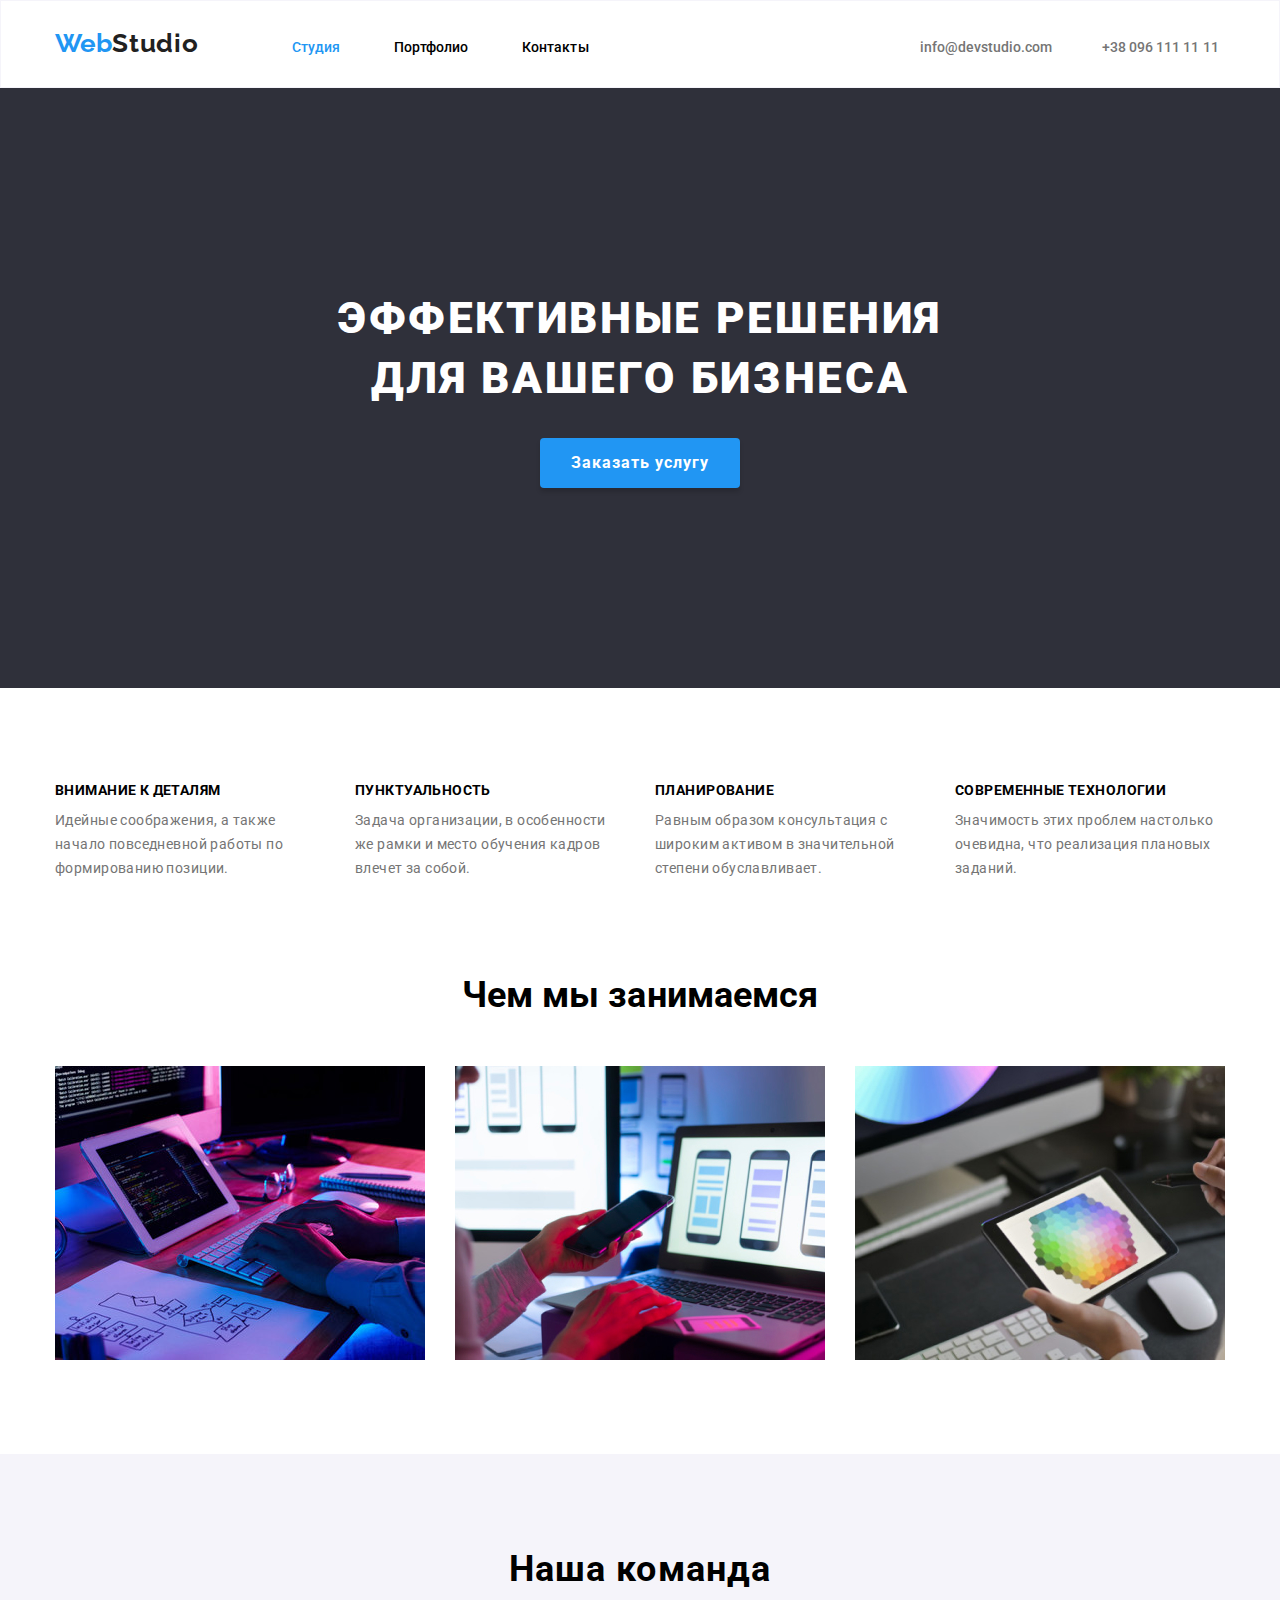
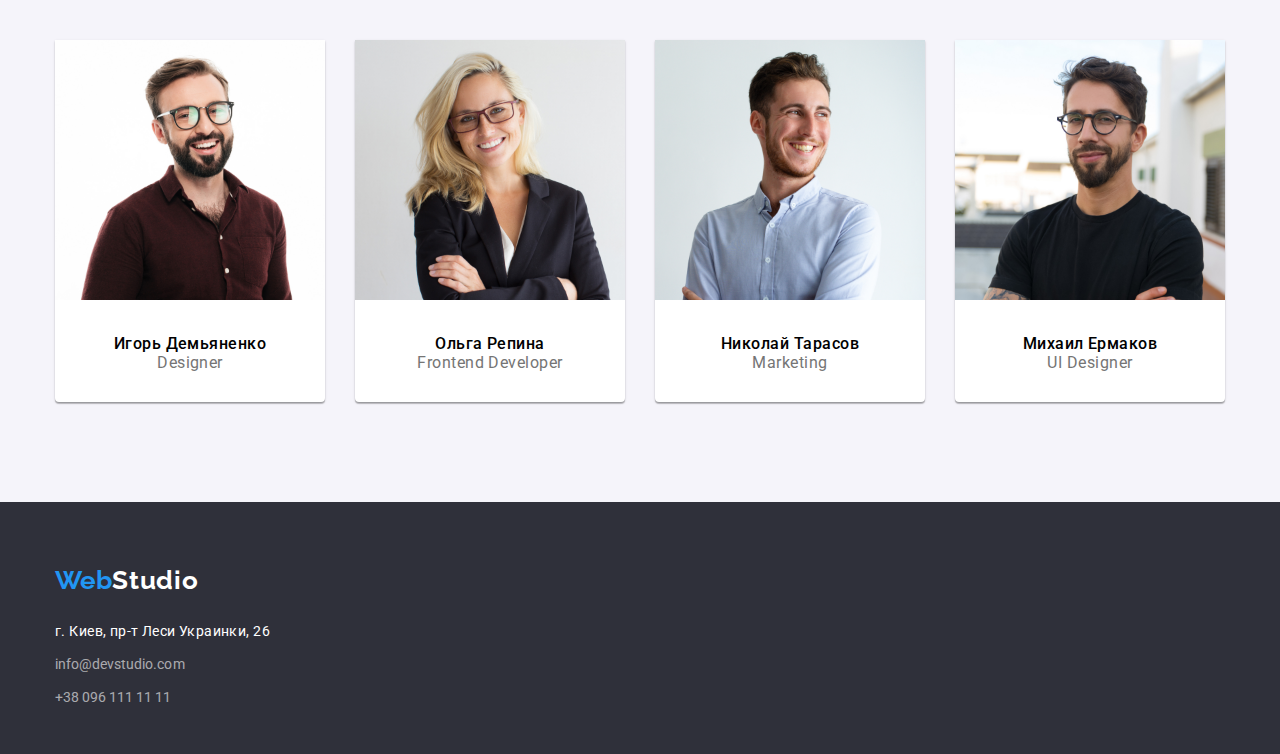
<file: index.html>
<!DOCTYPE html>
<html lang="ru">
<head>
    <meta charset="UTF-8">
    <meta name="viewport" content="width=device-width, initial-scale=1.0">
    <title>Главная</title>
    <link rel="stylesheet" href="./css/normalize.css">
    <link 
    rel="stylesheet" 
    href="./css/style.css">
<link rel="preconnect" href="https://fonts.gstatic.com">
<link href="https://fonts.googleapis.com/css2?family=Raleway:wght@700&family=Roboto:wght@400;500;700;900&display=swap"
    rel="stylesheet">
</head>
<body>
    <header class="header">
        <div class="headercontainer">
        <h1 class="h1logo"><span class="webprefix">Web</span>Studio</h1>
        <nav class="nav">
            <ul>
                <li class="studio current"> <a href="./index.html">Студия</a></li>
                <li class="portfolio"> <a href="./portfolio.html">Портфолио</a></li>
                <li class="contacts"> <a href="#footer">Контакты</a></li>
            </ul>
        </nav>
            <address class="mail">
                <a href="mailto:info@devstudio.com">info@devstudio.com</a>
            </address>
            <address class="phone">
                <a href="tel:+380961111111">+38 096 111 11 11</a>
            </address>
        </div>
    </header>
    <main>
        <section class="hero">
            <h4 style="display: none;">эффективные решения для вашего бизнеса</h4>
            <div class="herocontainer">
            <p class="effective">
                эффективные решения <br> для вашего бизнеса
            </p>
            <button class="herobtn">
                Заказать услугу
            </button>
            </div>
        </section>
        <section class="advantagesection">
            <div class="advcontainer">

        <h4 style="display: none;">Наши преимущества</h4>
        <ul class="advantlist">
            <li class="advantage">
                <p class="advh4">ВНИМАНИЕ К ДЕТАЛЯМ</p>
                <p class="advp">Идейные соображения, а также <br> 
                    начало повседневной работы по<br>
                    формированию позиции.
                </p>
            </li>
            <li class="advantage">
                <p class="advh4">ПУНКТУАЛЬНОСТЬ</p>
                <p class="advp">Задача организации, в особенности<br>
                    же рамки и место обучения кадров<br>
                    влечет за собой.
                </p>
            </li>
            <li class="advantage">
                <p class="advh4">ПЛАНИРОВАНИЕ</p>
                <p class="advp">Равным образом консультация с<br>
                    широким активом в значительной<br>
                    степени обуславливает.
                </p>
            </li>
            <li class="advantage">
                <p class="advh4">СОВРЕМЕННЫЕ ТЕХНОЛОГИИ</p>
                <p class="advp">Значимость этих проблем настолько<br>
                    очевидна, что реализация плановых<br>
                    заданий.
                </p>
            </li>
            </ul>
            </div>
        </section>
        <section class="activitiessection">
            <div class="actcontainer">
            <h2 class="activities">Чем мы занимаемся</h2>
            <ul class="activitieslist">
            <li class="img1"><img src="images/img_1.jpg" alt="картинка 1"/></li>
            <li class="img2"><img src="images/img_2.jpg" alt="картинка 2"/></li>
            <li class="img3"><img src="images/img_3.jpg" alt="картинка 3"/></li>
            </ul>
            </div>
        </section>
        <section class="teamsection">
            <h2 class="team">Наша команда</h2>
            <div class="teamcontainer">
            <figure class="teamfigure">
                <img height="260" src="images/igor_dem.jpg" alt="Игорь Демьяненко"/>
                <figcaption class="figcapt1">Игорь Демьяненко<br>
                <span class="figprofession"> Designer</span>
                </figcaption>
            </figure>
            <figure class="teamfigure">
                <img height="260" src="images/olga_rep.jpg" alt="Ольга Репина" />
                <figcaption class="figcapt1">Ольга Репина<br>
                <span class="figprofession">Frontend Developer</span></figcaption>           
            </figure>
            <figure class="teamfigure">
                <img height="260" src="images/nik_tar.jpg" alt="Николай Тарасов" />
                <figcaption class="figcapt1">Николай Тарасов<br>
                <span class="figprofession">Marketing</span></figcaption>
            </figure>
            <figure class="teamfigure">
                <img height="260" src="images/mich_erm.jpg" alt="Михаил Ермаков" />
                <figcaption class="figcapt1">Михаил Ермаков<br>
                <span class="figprofession">UI Designer</span></figcaption>
            </figure>
            </div>
        </section>
    </main>
    <footer id="footer" class="footer">
        <div class="footcontainer">
        <h1 class="footlogo"><span class="webprefix">Web</span>Studio</h1>
        <address>
            <ul class="footercontacts">
            <li class="footeraddress">г. Киев, пр-т Леси Украинки, 26</li>
            <li class="footerlink"><a href="mailto:info@devstudio.com">info@devstudio.com</a></li>
            <li class="footerlink"><a href="tel:+380961111111">+38 096 111 11 11</a></li>
            </ul>
        </address>
        </div>
    </footer>
</body>
</html>
</file>
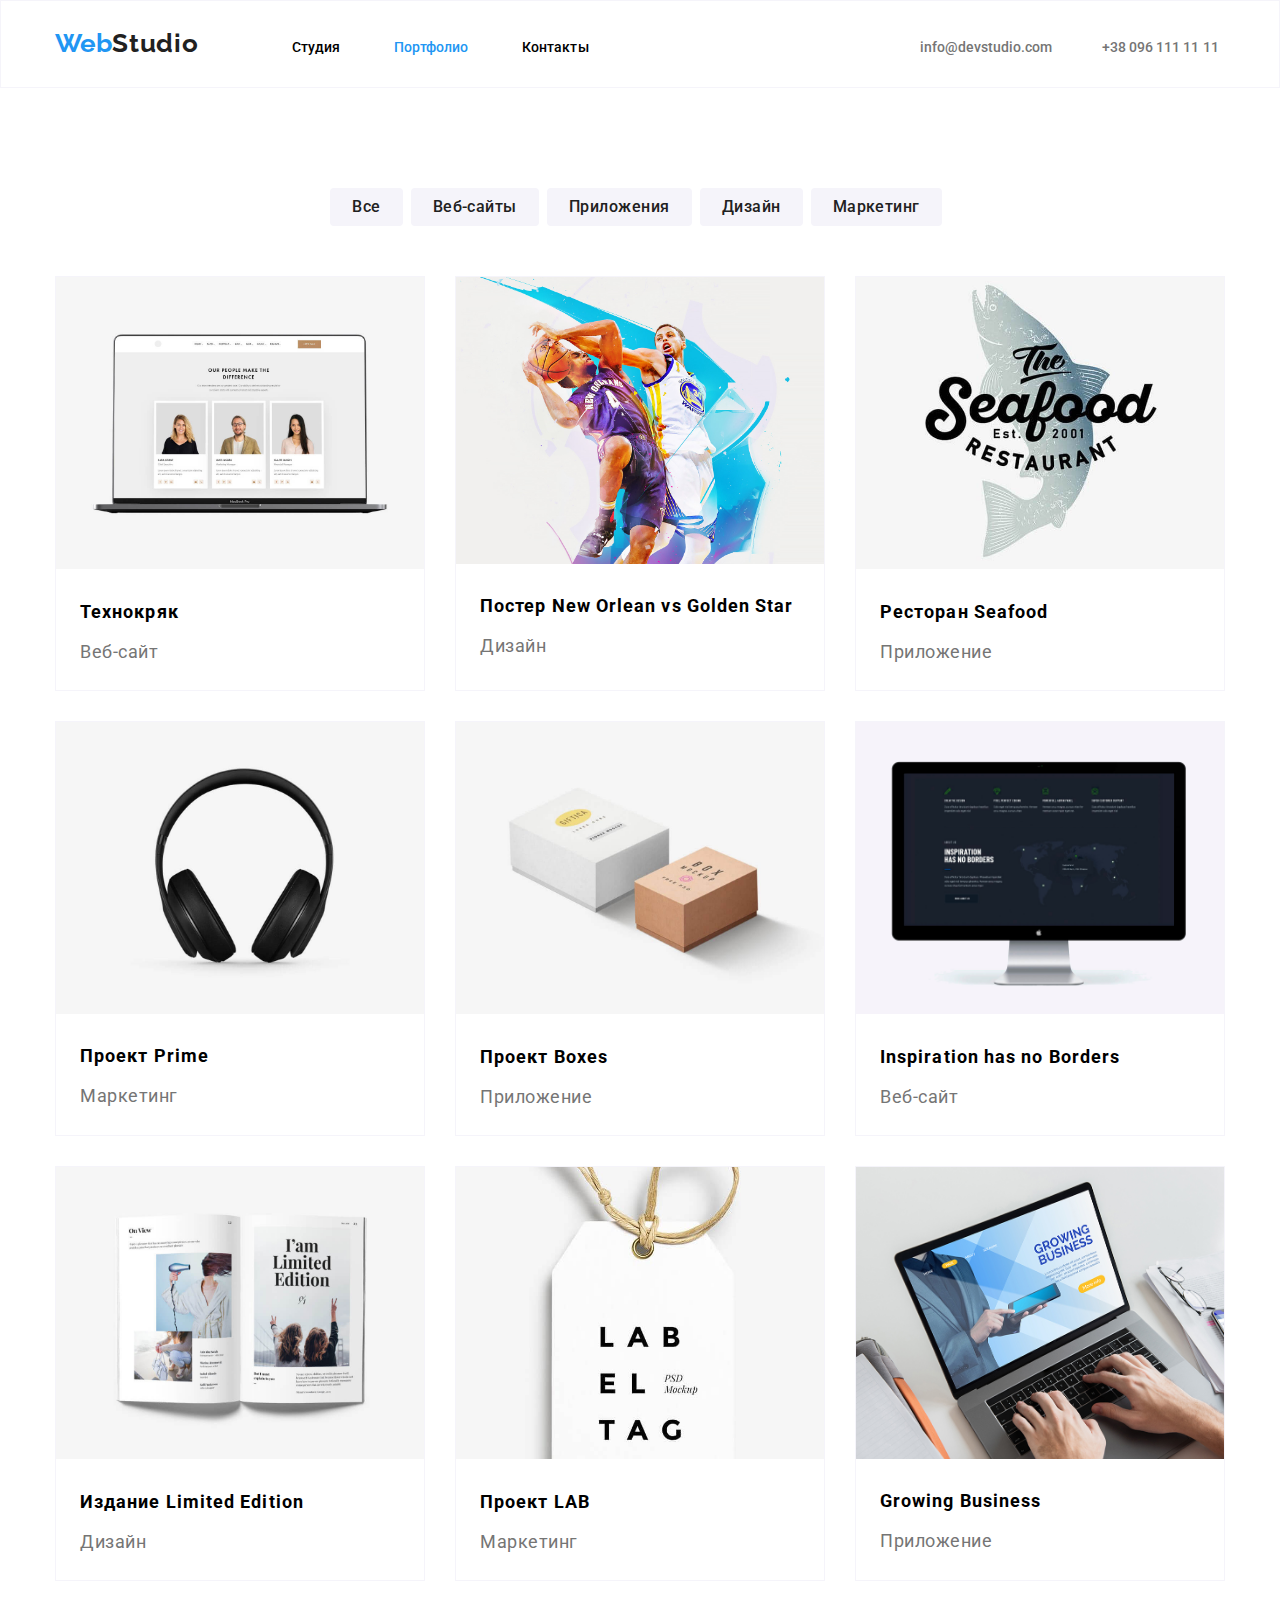
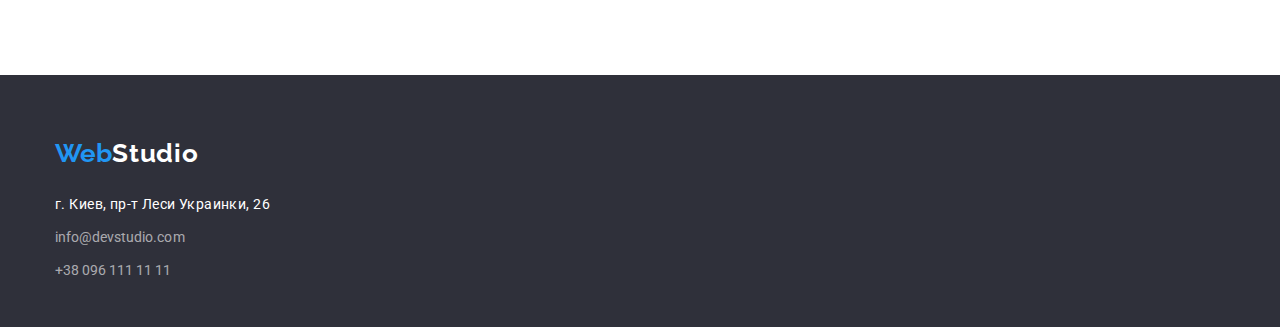
<file: portfolio.html>
<!DOCTYPE html>
<html lang="ru">
<head>
    <meta charset="UTF-8">
    <meta name="viewport" content="width=device-width, initial-scale=1.0">
    <title>Портфолио</title>
    <link rel="stylesheet" href="./css/normalize.css">
    <link rel="stylesheet" href="./css/style.css">
    <link rel="preconnect" href="https://fonts.gstatic.com">
    <link
        href="https://fonts.googleapis.com/css2?family=Raleway:wght@700&family=Roboto+Condensed&family=Roboto:wght@400;500;700;900&display=swap"
        rel="stylesheet">
    </head>
<body>
    <header class="header">
        <div class="headercontainer">
        <h1 class="h1logo"><span class="webprefix">Web</span>Studio</h1>
        <nav class="nav">
            <ul>
                <li class="studio"> <a href="./index.html">Студия</a></li>
                <li class="portfolio current"> <a href="./portfolio.html">Портфолио</a></li>
                <li class="contacts"> <a href="#footer">Контакты</a></li>
            </ul>
        </nav>
            <address class="mail">
                <a href="mailto:info@devstudio.com">info@devstudio.com</a>
            </address>
            <address class="phone">
                <a href="tel:+380961111111">+38 096 111 11 11</a>
            </address>
        </div>
    </header>
    <main>
        <section class="mainportfoliosection">
            <div class="portfcontainer">
            <h4 style="display: none;">Наши работы</h4>
            <ul class="filters">
            <li><button class="filterbtn">
                Все
            </button></li>
            <li><button class="filterbtn">
                Веб-сайты
            </button></li>
            <li><button class="filterbtn">
                Приложения
            </button></li>
            <li><button class="filterbtn">
                Дизайн
            </button></li>
            <li><button class="filterbtn"> 
                Маркетинг
            </button></li>
            </ul>

            <ul class="portfitemlist">
                <li class="portflistitem"><img width="368px" src="./images/portfolio/technokryak.jpg" alt="Технокряк" />
                    <h2 class="portfitem">Технокряк</h2>
                    <p class="portftype">Веб-сайт</p>
                </li>
                <li class="portflistitem"><img width="368px" src="./images/portfolio/neworleangoldstar.jpg" alt="Постер New Orlean vs Golden Star" />
                    <h2 class="portfitem">Постер New Orlean vs Golden Star</h2>
                    <p class="portftype">Дизайн</p>
                </li>
                <li class="portflistitem"><img width="368px" src="./images/portfolio/seafood.jpg" alt="Ресторан Seafood" />
                    <h2 class="portfitem">Ресторан Seafood</h2>
                    <p class="portftype">Приложение</p>
                </li>
                <li class="portflistitem"><img width="368px" src="./images/portfolio/primeproject.jpg" alt="Проект Prime" />
                    <h2 class="portfitem">Проект Prime</h2>
                    <p class="portftype">Маркетинг</p>
                </li>
                <li class="portflistitem"><img width="368px" src="./images/portfolio/boxesproject.jpg" alt="Проект Boxes" />
                    <h2 class="portfitem">Проект Boxes</h2>
                    <p class="portftype">Приложение</p>
                </li>
                <li class="portflistitem"><img width="368px" src="./images/portfolio/inspirationhasnoborders.jpg" alt="Inspiration has no Borders" />
                    <h2 class="portfitem">Inspiration has no Borders</h2>
                    <p class="portftype">Веб-сайт</p>
                </li>
                <li class="portflistitem"><img width="368px" src="./images/portfolio/limitededition.jpg" alt="Издание Limited Edition" />
                    <h2 class="portfitem">Издание Limited Edition</h2>
                    <p class="portftype">Дизайн</p>
                </li>
                <li class="portflistitem"><img width="368px" src="./images/portfolio/labproject.jpg" alt="Проект LAB" />
                    <h2 class="portfitem">Проект LAB</h2>
                    <p class="portftype">Маркетинг</p>
                </li>
                <li class="portflistitem"><img width="368px" src="./images/portfolio/growingbusiness.jpg" alt="Growing Business" />
                    <h2 class="portfitem">Growing Business</h2>
                    <p class="portftype">Приложение</p>
                </li>
            </ul>
            </div>
        </section>
    </main>
    <footer id="footer" class="footer">
        <div class="footcontainer">
        <h1 class="footlogo"><span class="webprefix">Web</span>Studio</h1>
        <address>
            <ul class="footercontacts">
            <li class="footeraddress">г. Киев, пр-т Леси Украинки, 26</li>
            <li class="footerlink"><a href="mailto:info@devstudio.com">info@devstudio.com</a></li>
            <li class="footerlink"><a href="tel:+380961111111">+38 096 111 11 11</a></li>
            </ul>
        </address>
        </div>
    </footer>
</body>
</html>
</file>
<file: css/style.css>
:root {
  --black: rgb(33, 33, 33);
  --blue: rgb(33, 150, 243);
  --white-op60: rgba(255, 255, 255, 0.6);
  --grey: rgb(117, 117, 117);
  --light-grey: rgb(245, 244, 250);
  --graphite: rgba(48, 48, 48, 1);
  --white: rgb(255, 255, 255);
  --dark-blue: rgb(47, 48, 58);
  --card-set-gap: 30px;
}

html {
  box-sizing: border-box;
}

*,
*::before,
*::after {
  box-sizing: inherit;
}

* {
  padding: 0;
  margin: 0;
  max-width: 1600px;
  box-sizing: border-box;
  line-height: 1.15;
  letter-spacing: 0.03px;
  font-family: "Roboto", sans-serif;
}

body {
  overflow-x: hidden;
}

/* header */

.header {
  padding-top: 25px;
  padding-bottom: 25px;
  background-color: var(--white);
  border: 1px;
  border-color: var(--light-grey);
  border-style: solid;
  display: flex;
  align-items: baseline;
}

.headercontainer {
  display: inherit;
  width: 1200px;
  padding-left: 15px;
  padding-right: 15px;
  margin-left: auto;
  margin-right: auto;
  align-items: inherit;
}

.h1logo {
  font-weight: 700;
  font-size: 26px;
  line-height: 1.38;
  color: var(--black);
  font-family: 'Raleway', sans-serif;
  letter-spacing: 0.03em;;
}

.webprefix {
  color: var(--blue);
  font-family: 'Raleway', sans-serif;
}

.nav {
  list-style-type: none;
  list-style-position: inside;
  display: inline-block;
  margin-left: 93px;
  margin-right: 331px;
}

.studio,
.portfolio,
.contacts {
  display: inline;
  font-weight: 500;
  font-size: 14px;
  line-height: 17px;
  letter-spacing: 0.02em;
}

.studio.current,
.portfolio.current {
  color: var(--blue);
}

.studio,
.portfolio {
  margin-right: 50px;
}

.studio:link,
.portfolio:link,
.contacts:link,
.studio:visited,
.portfolio:visited,
.contacts:visited {
  color: var(--grey);
}

.studio:hover,
.portfolio:hover,
.contacts:hover,
.studio:focus,
.portfolio:focus,
.contacts:focus {
  color: var(--blue);
}

address:link,
address:visited {
  color: var(--grey);
  font-weight: 500;
  font-size: 14px;
  line-height: 16px;
}

address:hover,
address:focus {
  color: var(--blue);
}

.studio:link,
.studio:visited,
.portfolio:link,
.portfolio:visited,
.contacts:link,
.contacts:visited {
  color: var(--grey)
}

.contactslist {
  list-style-type: none;
  list-style-position: inside;
  float: left;
  margin-top: 32px;
}

.mail,
.phone {
  font-size: 14px;
  font-weight: 500;
  line-height: 16px;
  letter-spacing: 0.02em;;
  color: var(--grey);
  list-style-type: none;
  list-style-position: inside;
}

.phone {
  margin-left: 50px;
}

/* main page - studio*/

.herocontainer {
  display: flex;
  flex-direction: column;
  width: 1200px;
  padding-left: 15px;
  padding-right: 15px;
  margin-left: auto;
  margin-right: auto;
  align-items: inherit;
}

.hero {
  height: 600px;
  padding-top: 200px;
  padding-bottom: 200px;
  background-color: var(--dark-blue);
  border: 1px;
  border-color: var(--dark-blue);
  display: block;
}

.effective {
  color: var(--white);
  font-weight: 900;
  font-size: 44px;
  line-height: 60px;
  letter-spacing: 0.06em;
  text-align: center;
  text-transform: uppercase;
}

.herobtn {
  width: 200px;
  height: 50px;
  background-color: var(--blue);
  color: var(--white);
  box-shadow: 0px 4px 4px 0px rgba(0, 0, 0, 0.15);
  border: none;
  border-radius: 4px;
  text-align: center;
  align-items: center;
  margin-top: 30px;
  margin-left: auto;
  margin-right: auto;
  font-weight: 700;
  font-size: 16px;
  line-height: 30px;
  letter-spacing: 0.06em;
}

.advcontainer {
  display: inherit;
  width: 1200px;
  padding-left: 15px;
  padding-right: 15px;
  margin-left: auto;
  margin-right: auto;
  align-items: inherit;
}

.advantlist {
  margin-top: 94px;
  margin-bottom: 94px;
  display: flex;
  justify-content: space-between;
}

.advantage {
  width: 270px;
}

.advh4 {
  font-weight: 700;
  font-size: 14px;
  line-height: 16px;
  margin-bottom: 10px;
  letter-spacing: 0.03em;;
}

.advp {
  color: var(--grey);
  font-weight: 400;
  font-size: 14px;
  line-height: 24px;
  letter-spacing: 0.03em;;
}

.actcontainer {
  display: inherit;
  width: 1200px;
  padding-left: 15px;
  padding-right: 15px;
  margin-left: auto;
  margin-right: auto;
  align-items: inherit;
}

.activities {
  font-weight: 700;
  font-size: 36px;
  line-height: 42px;   
  text-align: center;
  height: 42px;
}

.activitieslist {
  margin-top: 50px;
  margin-bottom: 94px;
  display: flex;
  justify-content: space-between;
}

.img1 {
  height: 294px;
  display: block;
  float: left;
  margin-right: 30px;

}

.img2 {
  height: 294px;
  display: block;
  float: left;
  margin-right: 30px;
}

.img3 {
  height: 294px;
  display: block;
  float: left;
}

.teamsection {
  padding-top: 94px;
  height: 648px;
  background-color: var(--light-grey);
}

.teamcontainer {
  display: flex;
  justify-content: space-between;
  width: 1200px;
  padding-left: 15px;
  padding-right: 15px;
  margin-left: auto;
  margin-right: auto;
  align-items: inherit;
  padding-bottom: 95px;
}

.team {
  font-weight: 700;
  font-size: 36px;
  line-height: 42px;
  text-align: center;
  height: 42px;
  letter-spacing: 0.03em;;
}

.teamfigure {
  display: block;
  background-color: var(--white);
  width: 270px;
  margin-top: 50px;
  padding-bottom: 30px;
  border-radius: 0px 0px 4px 4px;
  box-shadow: 0px 2px 1px 0px rgba(0, 0, 0, 0.2), 0px 1px 1px 0px rgba(0, 0, 0, 0.14), 0px 1px 3px 0px rgba(0, 0, 0, 0.12);
}

.figcapt1 {
  font-weight: 500;
  font-size: 16px;
  text-align: center;
  margin-top: 30px;
  line-height: 19px;
  letter-spacing: 0.03em;;
}

.figprofession {
  color: var(--grey);
  font-weight: 400;
  font-size: 16px;
  text-align: center;
  margin-top: 30px;
  line-height: 19px;
  letter-spacing: 0.03em;;
}

/* main portfolio section */

.mainportfoliosection {
  padding-top: 100px;
}

.portfcontainer {
  display: block;
  justify-content: space-between;
  width: 1200px;
  padding-left: 15px;
  padding-right: 15px;
  margin-left: auto;
  margin-right: auto;
  align-items: inherit;
  padding-bottom: 94px;
}

.filters {
  display: flex;
  align-items: center;
  justify-content: center;
  margin-bottom: 50px;

}

.filterbtn {
  padding-top: 6px; 
  padding-left: 22px;
  padding-right: 22px;
  padding-bottom: 6px;
  font-weight: 500;
  font-size: 16px;
  line-height: 26px;
  letter-spacing: 0.03em;;
  text-align: center;
  background-color: var(--light-grey);
  color: var(--black);
  margin-right: 8px;
  border-radius: 4px;
  border: none;
}

.filterbtn:hover,
.filterbtn:focus {
  background-color: var(--blue);
  color: var(--white);
  cursor: pointer;
}

.portfitemlist {
  list-style-position: inside;
  display: flex;
  flex-wrap: wrap;
  margin-left: calc(-1 * var(--card-set-gap));
  margin-top: calc(-1 * var(--card-set-gap));

}

.portflistitem {
  width: 370px;
  padding-left: 0px;
  box-sizing: border-box;
  list-style-position: inside;
  border: 1px solid;
  border-color: var(--light-grey);
  flex-basis: calc(100% / 3 - var(--card-set-gap));
  margin-left: var(--card-set-gap);
  margin-top: var(--card-set-gap);
}

.portfitem {
  margin-top: 20px;
  margin-left: 24px;
  margin-right: 24px;
  margin-bottom: 4px;
  font-weight: 700;
  font-size: 18px;
  line-height: 36px;
  letter-spacing: 0.06em;
  text-align: left;
}

.portftype {
  margin-left: 24px;
  margin-right: 24px;
  margin-bottom: 20px;
  font-weight: 400;
  font-size: 18px;
  line-height: 36px;
  letter-spacing: 0.03em;
  text-align: left;
  color: var(--grey);
}

/* footer */

.footcontainer {
  display: inherit;
  width: 1200px;
  padding-left: 15px;
  padding-right: 15px;
  margin-left: auto;
  margin-right: auto;
  align-items: inherit;
}

.footer {
  padding-top: 36px;
  max-width: 1600px;
  height: 252px;
  background-color: var(--dark-blue);

}

.footlogo {
  font-weight: bold;
  font-size: 26px;
  line-height: 36px;
  letter-spacing: 0.03em;;
  margin-top: 24px;
  margin-right: 93px;
  margin-bottom: 25px;
  color: var(--white);
  font-family: Raleway, sans-serif;
}


.footercontacts {
  list-style: none;
  list-style-position: inside;
  list-style-type: none;
  display: block;
  text-align: left;
  line-height: 24px;
}

.footeraddress {
  color: var(--white);
  font-weight: 400;
  font-size: 14px;
  letter-spacing: 0.03em;;
  height: 24px;
  margin-top: 20px;
}

.footerlink {
  color: var(--white-op60);
  font-weight: 400;
  font-size: 14px;
  letter-spacing: 0.03em;;
  margin-top: 9px;
  height: 24px;
  text-decoration: none;
}

.footerlink:link,
.footerlink:hover,
.footerlink:focus,
.footerlink:active {
  color: var(--blue);
}
</file>
